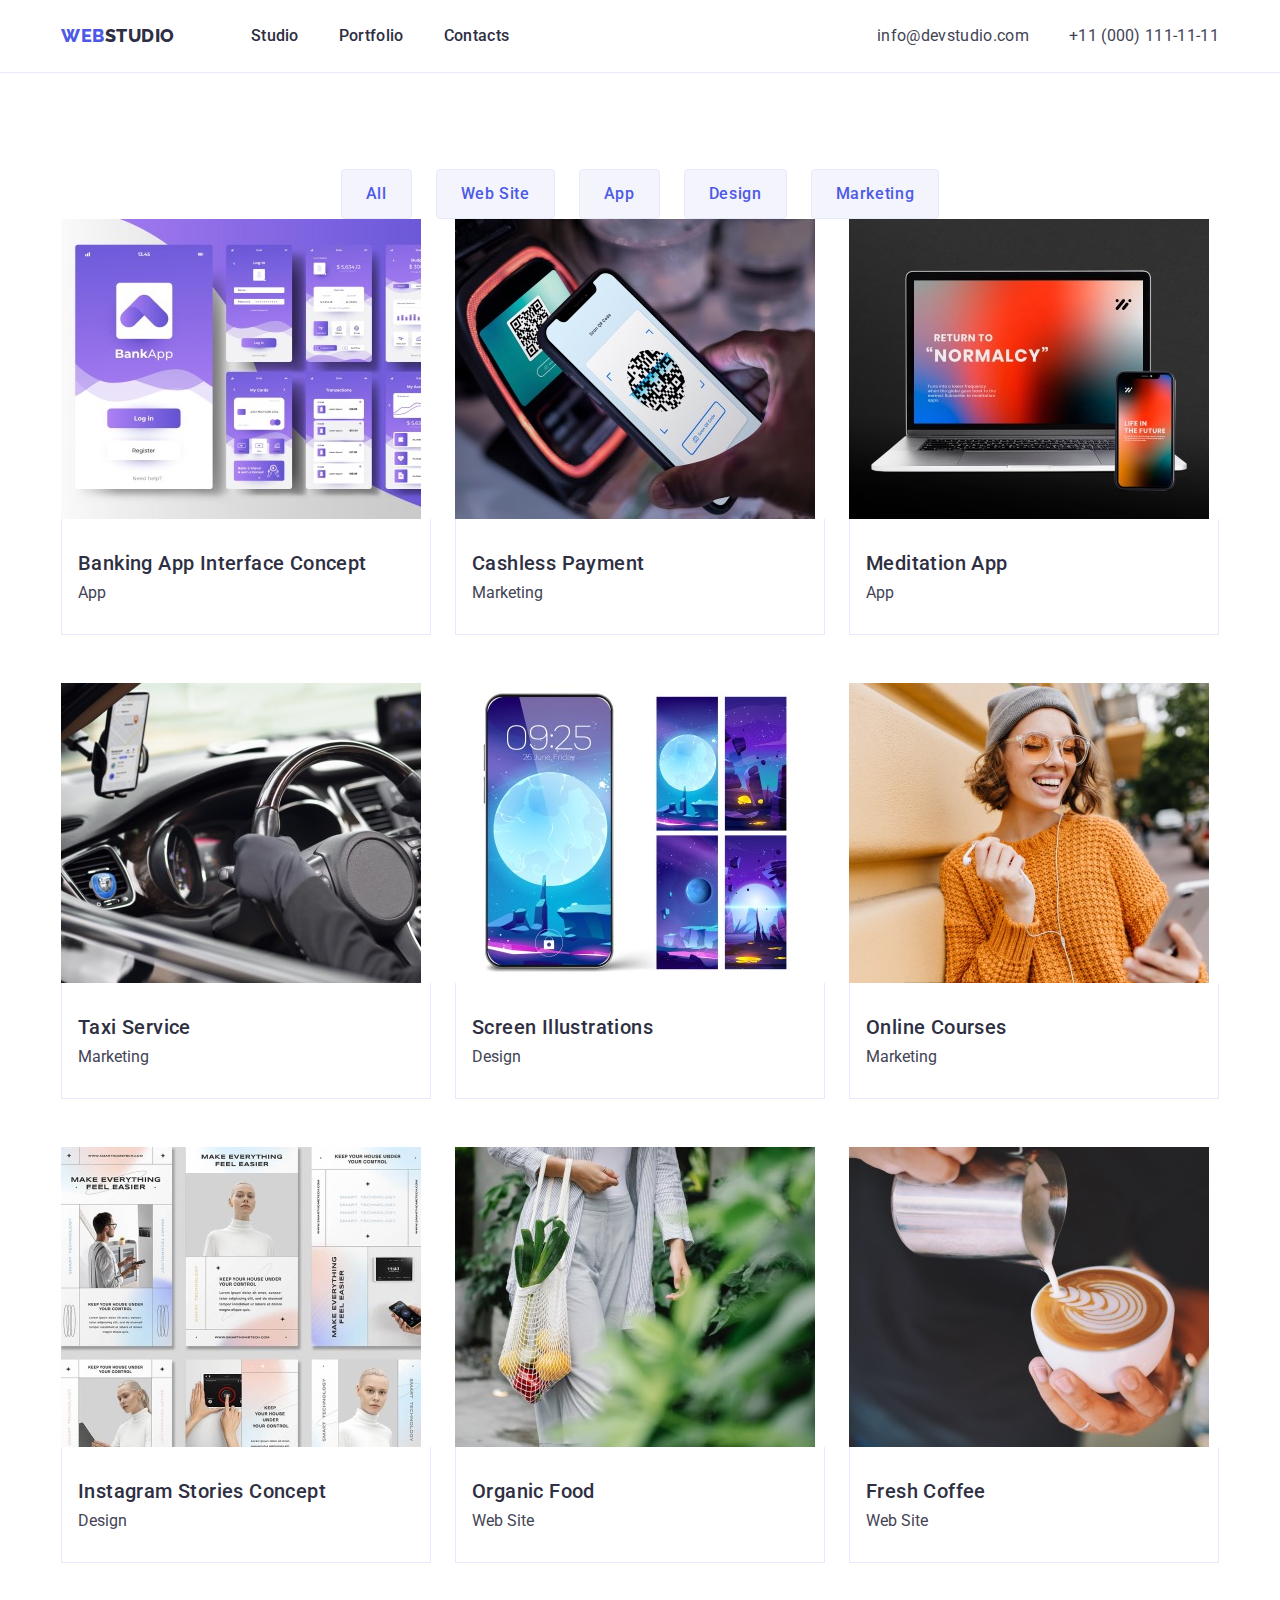
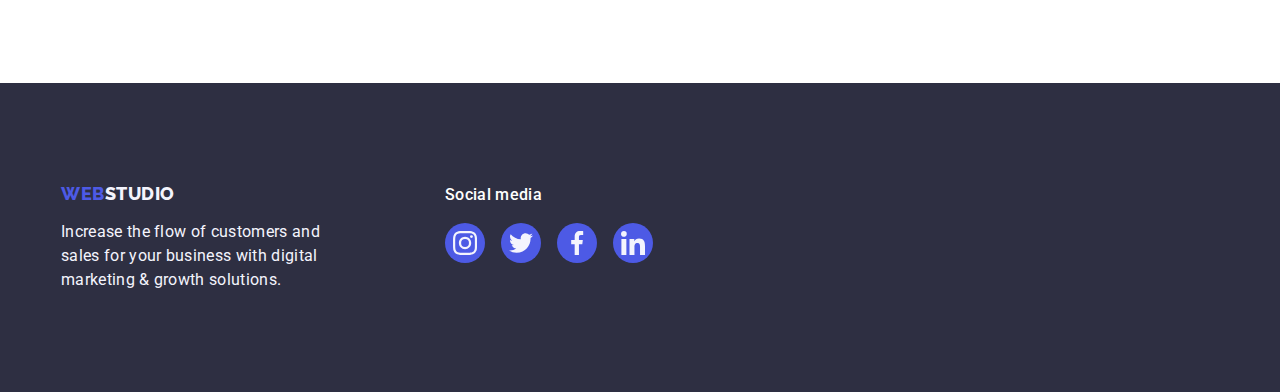
<file: portfolio.html>
<!DOCTYPE html>
<html lang="en">
  <head>
    <link rel="preconnect" href="https://fonts.googleapis.com" />
    <link rel="preconnect" href="https://fonts.gstatic.com" crossorigin />
    <link
      href="https://fonts.googleapis.com/css2?family=Raleway:wght@800&family=Roboto:wght@400;500;700;900&display=swap"
      rel="stylesheet"
    />
    <link
      rel="stylesheet"
      href="https://cdnjs.cloudflare.com/ajax/libs/modern-normalize/2.0.0/modern-normalize.min.css"
      integrity="sha512-4xo8blKMVCiXpTaLzQSLSw3KFOVPWhm/TRtuPVc4WG6kUgjH6J03IBuG7JZPkcWMxJ5huwaBpOpnwYElP/m6wg=="
      crossorigin="anonymous"
      referrerpolicy="no-referrer"
    />
    <link href="./css/styles.css" rel="stylesheet" />
    <meta charset="UTF-8" />
    <meta name="viewport" content="width=device-width, initial-scale=1.0" />
    <title>goit-markup-hw-02/</title>
  </head>
  <body>
    <header class="header-portfolio-page">
      <div class="container header-cointainer">
        <nav class="link nav-list">
          <a href="./index.html" class="logo-nav link"
            >Web<span class="logo-studio">Studio</span></a
          >
          <ul class="list menu-list">
            <li><a class="list-first link" href="./index.html">Studio</a></li>
            <li>
              <a class="list-first link" href="./portfolio.html">Portfolio</a>
            </li>
            <li><a class="list-first link" href="">Contacts</a></li>
          </ul>
        </nav>
        <address class="address nav-list">
          <ul class="list link address-list">
            <li class="container-header-address-list-item">
              <a class="contact list link" href="mailto:info@devstudio.com"
                >info@devstudio.com</a
              >
            </li>
            <li>
              <a class="contact list link" href="tel:+110001111111"
                >+11 (000) 111-11-11</a
              >
            </li>
          </ul>
        </address>
      </div>
    </header>
    <main>
      <section class="section list-portfolio">
        <div class="container">
          <h1 class="h1-tag visually-hidden">Tekst</h1>
          <ul class="list link button list-main-section-porfolio">
            <li>
              <button
                type="button"
                class="list-second link-portfolio-filters button-portfolio"
              >
                All
              </button>
            </li>
            <li>
              <button
                type="button"
                class="list-second link-portfolio-filters button-portfolio"
              >
                Web Site
              </button>
            </li>
            <li>
              <button
                type="button"
                class="list-second link-portfolio-filters button-portfolio"
              >
                App
              </button>
            </li>
            <li>
              <button
                type="button"
                class="list-second link-portfolio-filters button-portfolio"
              >
                Design
              </button>
            </li>
            <li>
              <button
                type="button"
                class="list-second link-portfolio-filters button-portfolio"
              >
                Marketing
              </button>
            </li>
          </ul>
          <ul class="list portfolio-images">
            <li class="portfolio-items">
              <a href="./images/img2-1.jpg" class="link link-portfolio-filters">
                <img
                  src="./images/img2-1.jpg"
                  alt="violet frames representing bank app"
                  width="360"
                  height="300"
                />
                <div class="portfolio-container">
                  <h2 class="headers-portfolio">
                    Banking App Interface Concept
                  </h2>
                  <p class="paragraph-portfolio">App</p>
                </div>
              </a>
            </li>
            <li class="portfolio-items">
              <a href="./images/img2-2.jpg" class="link link-portfolio-filters">
                <img
                  src="./images/img2-2.jpg"
                  alt="phone and terminal showing cashless payment"
                  width="360"
                  height="300"
                />
                <div class="portfolio-container">
                  <h2 class="headers-portfolio">Cashless Payment</h2>
                  <p class="paragraph-portfolio">Marketing</p>
                </div>
              </a>
            </li>
            <li class="portfolio-items">
              <a href="./images/img2-3.jpg" class="link link-portfolio-filters">
                <img
                  src="./images/img2-3.jpg"
                  alt="macbook with iphone"
                  width="360"
                  height="300"
                />
                <div class="portfolio-container">
                  <h2 class="headers-portfolio">Meditation App</h2>
                  <p class="paragraph-portfolio">App</p>
                </div>
              </a>
            </li>
            <li class="portfolio-items">
              <a href="./images/img-4.jpg" class="link link-portfolio-filters"
                ><img
                  src="./images/img2-4.jpg"
                  alt="car cocpit woth steering wheel"
                  width="360"
                  height="300"
                />
                <div class="portfolio-container">
                  <h2 class="headers-portfolio">Taxi Service</h2>
                  <p class="paragraph-portfolio">Marketing</p>
                </div>
              </a>
            </li>
            <li class="portfolio-items">
              <a href="./images/img2-5.jpg" class="link link-portfolio-filters">
                <img
                  src="./images/img2-5.jpg"
                  alt="phone wallpapers showing the moon"
                  width="360"
                  height="300"
                />
                <div class="portfolio-container">
                  <h2 class="headers-portfolio">Screen Illustrations</h2>
                  <p class="paragraph-portfolio">Design</p>
                </div>
              </a>
            </li>
            <li class="portfolio-items">
              <a href="./images/img2-6.jpg" class="link link-portfolio-filters">
                <img
                  src="./images/img2-6.jpg"
                  alt="young lady with orange glasses and orange sweater"
                  width="360"
                  height="300"
                />
                <div class="portfolio-container">
                  <h2 class="headers-portfolio">Online Courses</h2>
                  <p class="paragraph-portfolio">Marketing</p>
                </div>
              </a>
            </li>
            <li class="portfolio-items">
              <a href="./images/img2-7.jpg" class="link link-portfolio-filters">
                <img
                  src="./images/img2-7.jpg"
                  alt="layout of diffrent stories in Instagram"
                  width="360"
                  height="300"
                />
                <div class="portfolio-container">
                  <h2 class="headers-portfolio">Instagram Stories Concept</h2>
                  <p class="paragraph-portfolio">Design</p>
                </div>
              </a>
            </li>
            <li class="portfolio-items">
              <a href="./images/img2-8.jpg" class="link link-portfolio-filters">
                <img
                  src="./images/img2-8.jpg"
                  alt="lady with bag full of organic grocery shopping"
                  width="360"
                  height="300"
                />
                <div class="portfolio-container">
                  <h2 class="headers-portfolio">Organic Food</h2>
                  <p class="paragraph-portfolio">Web Site</p>
                </div>
              </a>
            </li>
            <li class="portfolio-items">
              <a href="./images/img2-9.jpg" class="link link-portfolio-filters">
                <img
                  src="./images/img2-9.jpg"
                  alt="cup of coppy with several rings made created by the milk foam"
                  width="360"
                  height="300"
                />
                <div class="portfolio-container">
                  <h2 class="headers-portfolio">Fresh Coffee</h2>
                  <p class="paragraph-portfolio">Web Site</p>
                </div>
              </a>
            </li>
          </ul>
        </div>
      </section>
    </main>
    <footer class="footer">
      <div class="container footer-main-container">
        <div class="footer-logo">
          <a class="logo link" href="./index.html">
            Web<span class="logo-studio-footer">Studio</span></a
          >
          <p class="paragraph-footer">
            Increase the flow of customers and sales for your business with
            digital marketing & growth solutions.
          </p>
        </div>

        <div class="main-footer-socials-container">
          <p class="footer-paragraph">Social media</p>
          <ul class="footer-socials-list">
            <li class="footer-socials-list-items">
              <a href="#" class="footer-socials-link">
                <svg class="vector-footer-socials" width="24" height="24">
                  <use href="./images/icons.svg#icon-instagram-2"></use>
                </svg>
              </a>
            </li>
            <li class="footer-socials-list-items">
              <a href="#" class="footer-socials-link">
                <svg class="vector-footer-socials" width="24" height="24">
                  <use href="./images/icons.svg#icon-twitter-1"></use>
                </svg>
              </a>
            </li>
            <li class="footer-socials-list-items">
              <a href="#" class="footer-socials-link">
                <svg class="vector-footer-socials" width="24" height="24">
                  <use href="./images/icons.svg#icon-facebook-1"></use>
                </svg>
              </a>
            </li>
            <li class="footer-socials-list-items">
              <a href="#" class="footer-socials-link">
                <svg class="vector-footer-socials" width="24" height="24">
                  <use href="./images/icons.svg#icon-linkedin-1"></use>
                </svg>
              </a>
            </li>
          </ul>
        </div>
      </div>
    </footer>
  </body>
</html>
</file>
<file: css/styles.css>
:root {
  --main-text-color: #434455;
  --dark: #2e2f42;
  --slate: #434455;
  --cloud: #f4f4fd;
  --iris: #4d5ae5;
  --ocean: #404bbf;
  --light-slate: #8e8f99;
  --white: #ffffff;
  --green: #31d0aa;
}
* {
  margin: 0;
  padding: 0;
}

body {
  font-family: "Roboto", sans-serif;
  color: var(--main-text-color);
  background-color: #ffffff;
  ul,
  ol {
    list-style: none;
    margin: 0;
    padding-left: 0;
  }
  .list {
    list-style: none;
    margin: 0;
    padding-left: 0;
  }
}
.link {
  text-decoration: none;
  display: block;
}
.link-portfolio-filters:hover {
  box-shadow: 0px 1px 6px rgba(46, 47, 66, 0.08),
    0px 1px 1px rgba(46, 47, 66, 0.16), 0px 2px 1px rgba(46, 47, 66, 0.08);
}
.link-portfolio-filters:focus {
  box-shadow: 0px 1px 6px rgba(46, 47, 66, 0.08),
    0px 1px 1px rgba(46, 47, 66, 0.16), 0px 2px 1px rgba(46, 47, 66, 0.08);
}
.list {
  list-style: none;
}
.button {
  cursor: pointer;
  color: #4d5ae5;
  font-size: 16px;
  font-family: Roboto;
  font-weight: 500;
  line-height: 1.5;
  letter-spacing: 0.02em;
}
.button:visited {
  color: #404bbf;
}
.logo {
  color: var(--iris);
  font-size: 18px;
  font-family: "Raleway", sans-serif;
  font-weight: 800;
  text-transform: uppercase;
  line-height: 1.17;
  letter-spacing: 0.03em;
  text-decoration: none;
  margin-right: 76px;
  margin-bottom: 16px;
  display: inline-block;
}
.logo-studio {
  color: var(--dark);
}
.footer {
  background-color: var(--dark);
  padding: 100px 0;
}
.list-first {
  color: var(--dark);
  font-weight: 500;
  line-height: 1.5;
  letter-spacing: 0.02em;
  padding: 24px 0;
}
.list-first:hover {
  color: #404bbf;
}
.list-first:focus {
  color: #404bbf;
}

.address {
  font-style: normal;
}

.logo-studio-footer {
  color: #f4f4fd;
}
.contact {
  color: var(--slate);
  line-height: 1.5;
  letter-spacing: 0.02em;
}
.contact:hover {
  color: #404bbf;
}
.contact:focus {
  color: #404bbf;
}
.list-second {
  font-family: Roboto, sans-serif;
  font-size: 16px;
  font-weight: 500;
  line-height: 1.5;
  letter-spacing: 0.04em;
  color: var(--iris);
  background-color: var(--cloud);
  border: none;
  cursor: pointer;
}
.list-second:hover {
  color: #ffffff;
}
.list-second:focus {
  color: #ffffff;
}
.list-second:hover {
  background-color: #404bbf;
}
.list-second:focus {
  background-color: #404bbf;
}
.section-main {
  color: #ffffff;
  padding: 188px 0;
  max-width: 1440px;
  margin: auto;
  background-size: cover;
  background-image: linear-gradient(
      rgba(46, 47, 66, 0.7),
      rgba(46, 47, 66, 0.7)
    ),
    url(../images/people-office.jpeg);

  background-repeat: no-repeat;
  background-position: center;
  background-size: cover;
}
.paragraph {
  line-height: 1.5;
  color: var(--slate);
  font-size: 16px;
  font-family: Roboto;
  font-weight: 400;
  line-height: 24px;
  letter-spacing: 0.02em;
  word-wrap: break-word;
  box-sizing: content-box;
  text-align: left;
}
.head-first-tag {
  font-size: 56px;
  font-weight: 700;
  line-height: 1.07;
  letter-spacing: 0.02em;
  max-width: 496px;
  margin: auto;
}
.button-order-service {
  background-color: var(--iris);
  color: white;
  font-size: 16px;
  font-family: Roboto, sans-serif;
  font-weight: 500;
  line-height: 24px;
  letter-spacing: 0.64px;
  word-wrap: break-word;
  border: none;
  cursor: pointer;
  padding: 16px 32px;
  margin: auto;
  display: block;
  margin-top: 48px;
  min-width: 169px;
  border-radius: 4px;
}
.button-order-service:hover {
  background-color: #404bbf;
}
.button-order-service:focus {
  background-color: #404bbf;
}
.head-three-tag {
  color: var(--dark);
  font-size: 20px;
  font-family: Roboto;
  font-weight: 500;
  line-height: 24px;
  letter-spacing: 0.4px;
  word-wrap: break-word;
  text-align: left;
  margin-bottom: 8px;
}
.head-two-tag {
  color: var(--dark);
  font-size: 36px;
  font-family: Roboto;
  font-weight: 700;
  text-transform: capitalize;
  line-height: 40px;
  letter-spacing: 0.72px;
  word-wrap: break-word;
  margin-bottom: 8px;
}
.h2-tag-portfolio {
  font-size: 20px;
  font-weight: 500;
  line-height: 1.2;
  letter-spacing: 0.02em;
  color: var(--dark);
}
.section {
  background-color: white;
}

.header {
  color: var(--dark);
  font-size: 36px;
  line-height: 1.11;
  font-weight: 700;
  text-align: center;
  letter-spacing: 0.02em;
  word-wrap: break-word;
  text-transform: capitalize;
  margin-bottom: 72px;
}
.team-list {
  background-color: #ffffff;
  border-radius: 0px 0px 4px 4px;
  box-shadow: 0px 1px 6px rgba(46, 47, 66, 0.08),
    0px 1px 1px rgba(46, 47, 66, 0.16), 0px 2px 1px rgba(46, 47, 66, 0.08);
}
.head-three-tag {
  font-weight: 500;
  line-height: 1.2;
  letter-spacing: 0.02em;
  word-wrap: break-word;
  color: var(--dark);
}

.paragraph-footer {
  line-height: 1.5;
  color: var(--cloud);
  font-size: 16px;
  font-family: Roboto;
  font-weight: 400;
  line-height: 24px;
  letter-spacing: 0.02em;
  word-wrap: break-word;
  max-width: 264px;
}
.headers-portfolio {
  font-size: 20px;
  font-weight: 500;
  line-height: 1.2;
  letter-spacing: 0.02em;
  color: var(--dark);
  margin-bottom: 8px;
}
.container {
  width: 1158px;
  margin: 0 auto;
  padding-left: 15px;
  padding-right: 15px;
}
.menu-list {
  display: flex;
  justify-content: flex-start;
  gap: 40px;
}
.visually-hidden {
  position: absolute;
  width: 1px;
  height: 1px;
  margin: -1px;
  border: 0;
  padding: 0;
  white-space: nowrap;
  clip-path: inset(100%);
  clip: rect(0 0 0 0);
  overflow: hidden;
}
.list-main-section-porfolio {
  display: flex;
  gap: 24px;
  justify-content: center;
}
.list-images {
  display: flex;
  gap: 24px;
}
.list-team {
  display: flex;
  gap: 24px;
}
.address-list {
  display: flex;
  gap: 40px;
  padding-top: 24px;
  padding-bottom: 24px;
}
.nav-list {
  display: flex;
  flex-direction: row;
  align-items: center;
}
.header-cointainer {
  display: flex;
  flex-direction: row;
  justify-content: space-between;
  height: 72px;
}
img {
  display: block;
}
.header-main-page {
  border-bottom: 1px solid #e7e9fc;
  box-shadow: 0px 2px 1px rgba(46, 47, 66, 0.08),
    0px 1px 1px rgba(46, 47, 66, 0.16), 0px 1px 6px rgba(46, 47, 66, 0.08);
}
.images-section {
  padding-bottom: 120px;
}
.list-strategy {
  display: flex;
  gap: 24px;
}
.list-strategy-items {
  width: calc((100% - 72px) / 4);
}
.main-page-section-two {
  padding: 120px 0;
}
.section-team {
  padding: 120px 0;
  background-color: var(--cloud);
}
.team-member {
  padding: 32px 0px;
}
.header-portfolio-page {
  border-bottom: 1px solid #e7e9fc;
}
.list-porfolio {
  padding-top: 96px;
}
.list-main-section-porfolio {
  display: flex;
  gap: 24px;
  margin-bottom: 72px;
}
.button-portfolio {
  border-radius: 4px;
  border: 1px #e7e9fc solid;
  background-color: var(--cloud);
  color: var(--iris);
  padding: 12px 24px;
}
.portfolio-images {
  display: flex;
  column-gap: 24px;
  row-gap: 48px;
  flex-wrap: wrap;
}
.portfolio-items {
  width: calc((100% - 48px) / 3);
}
.portfolio-items:hover {
  box-shadow: 0px 2px 1px rgba(46, 47, 66, 0.08);
}
.paragraph-portfolio {
  text-align: left;
  color: var(--slate);
}
.list-portfolio {
  padding-top: 96px;
  padding-bottom: 120px;
}
.portfolio-container {
  padding: 32px 16px;
  border: 1px solid #e7e9fc;
  border-top: none;
}
h1,
h2,
h3,
h4,
h5,
h6,
p {
  margin: 0;
}

img {
  display: block;
  max-width: 100%;
  height: auto;
}
.logo-nav {
  color: var(--iris);
  font-size: 18px;
  font-family: "Raleway", sans-serif;
  font-weight: 800;
  text-transform: uppercase;
  line-height: 1.17;
  letter-spacing: 0.03em;
  text-decoration: none;
  margin-right: 76px;
  display: inline-block;
}
.team-socials {
  display: flex;
  gap: 24px;
  justify-content: center;
  margin-top: 8px;
  list-style: none;
}
.team-socials-items {
  width: 40px;
  height: 40px;
}

.main-icons-container {
  display: flex;
  justify-content: center;
  align-items: center;
  margin-bottom: 8px;
  height: 112px;
  background-color: var(--cloud);
  border-radius: 4px;
}
.team-socials-link {
  width: 100%;
  height: 100%;
  background-color: var(--iris);
  border-radius: 50%;
  display: flex;
  justify-content: center;
  align-items: center;
}
.team-socials-link:hover {
  background-color: #404bbf;
  color: #404bbf;
}
.team-socials-link:focus {
  background-color: #404bbf;
  color: #404bbf;
}
.head-team-members {
  text-align: center;
}
.paragraph-team-members {
  text-align: center;
  margin-top: 8px;
  margin-bottom: 8px;
}
.customers-list {
  display: flex;
  gap: 24px;
  list-style: none;
  justify-content: center;
}
.header-customers {
  margin-bottom: 72px;
}
.customers-logo-list {
  border-radius: 4px;
  fill: currentColor;
}
.vector-team-socials {
  fill: var(--cloud);
}
.customers-section {
  padding-top: 120px;
  padding-bottom: 120px;
}
.customers-list-items {
  width: calc((100% - 120px) / 6);
  height: 88px;
}
.customers-list-link {
  width: 100%;
  height: 100%;
  border-radius: 4px;
  border: 1px solid #8e8f99;
  display: flex;
  align-items: center;
  justify-content: center;
  color: var(--light-slate);
}
.customers-list-link:hover {
  border: 1px var(--ocean) solid;
  border-color: var(--ocean);
  color: var(--ocean);
}
.customers-list-link:focus {
  border: 1px var(--ocean) solid;
  border-color: var(--ocean);
  color: var(--ocean);
}
.footer-main-container {
  display: flex;
  align-items: baseline;
}
.footer-logo {
  margin-right: 120px;
}

.footer-paragraph {
  color: var(--white);
  font-size: 16px;
  font-family: Roboto;
  font-weight: 500;
  line-height: 1.5;
  letter-spacing: 0.02em;
  word-wrap: break-word;
  margin-bottom: 16px;
}
.footer-socials-list {
  list-style: none;
  display: flex;
  gap: 16px;
}
.footer-socials-link {
  width: 100%;
  height: 100%;
  background-color: var(--iris);
  border-radius: 50%;
  display: flex;
  align-items: center;
  justify-content: center;
}
.footer-socials-link:hover {
  background-color: var(--green);
}
.footer-socials-link:focus {
  background-color: var(--green);
}

.footer-socials-list-items {
  width: 40px;
  height: 40px;
}
.vector-footer-socials {
  fill: var(--cloud);
}
.button-portfolio-link {
  display: block;
}
.button-portfolio:hover {
  box-shadow: 0px 3px 1px rgba(0, 0, 0, 0.1), 0px 2px 1px rgba(0, 0, 0, 0.08),
    0px 2px 2px rgba(0, 0, 0, 0.12);
  border: none;
}
.button-portfolio:focus {
  box-shadow: 0px 3px 1px rgba(0, 0, 0, 0.1), 0px 2px 1px rgba(0, 0, 0, 0.08),
    0px 2px 2px rgba(0, 0, 0, 0.12);
  border: none;
}
</file>
